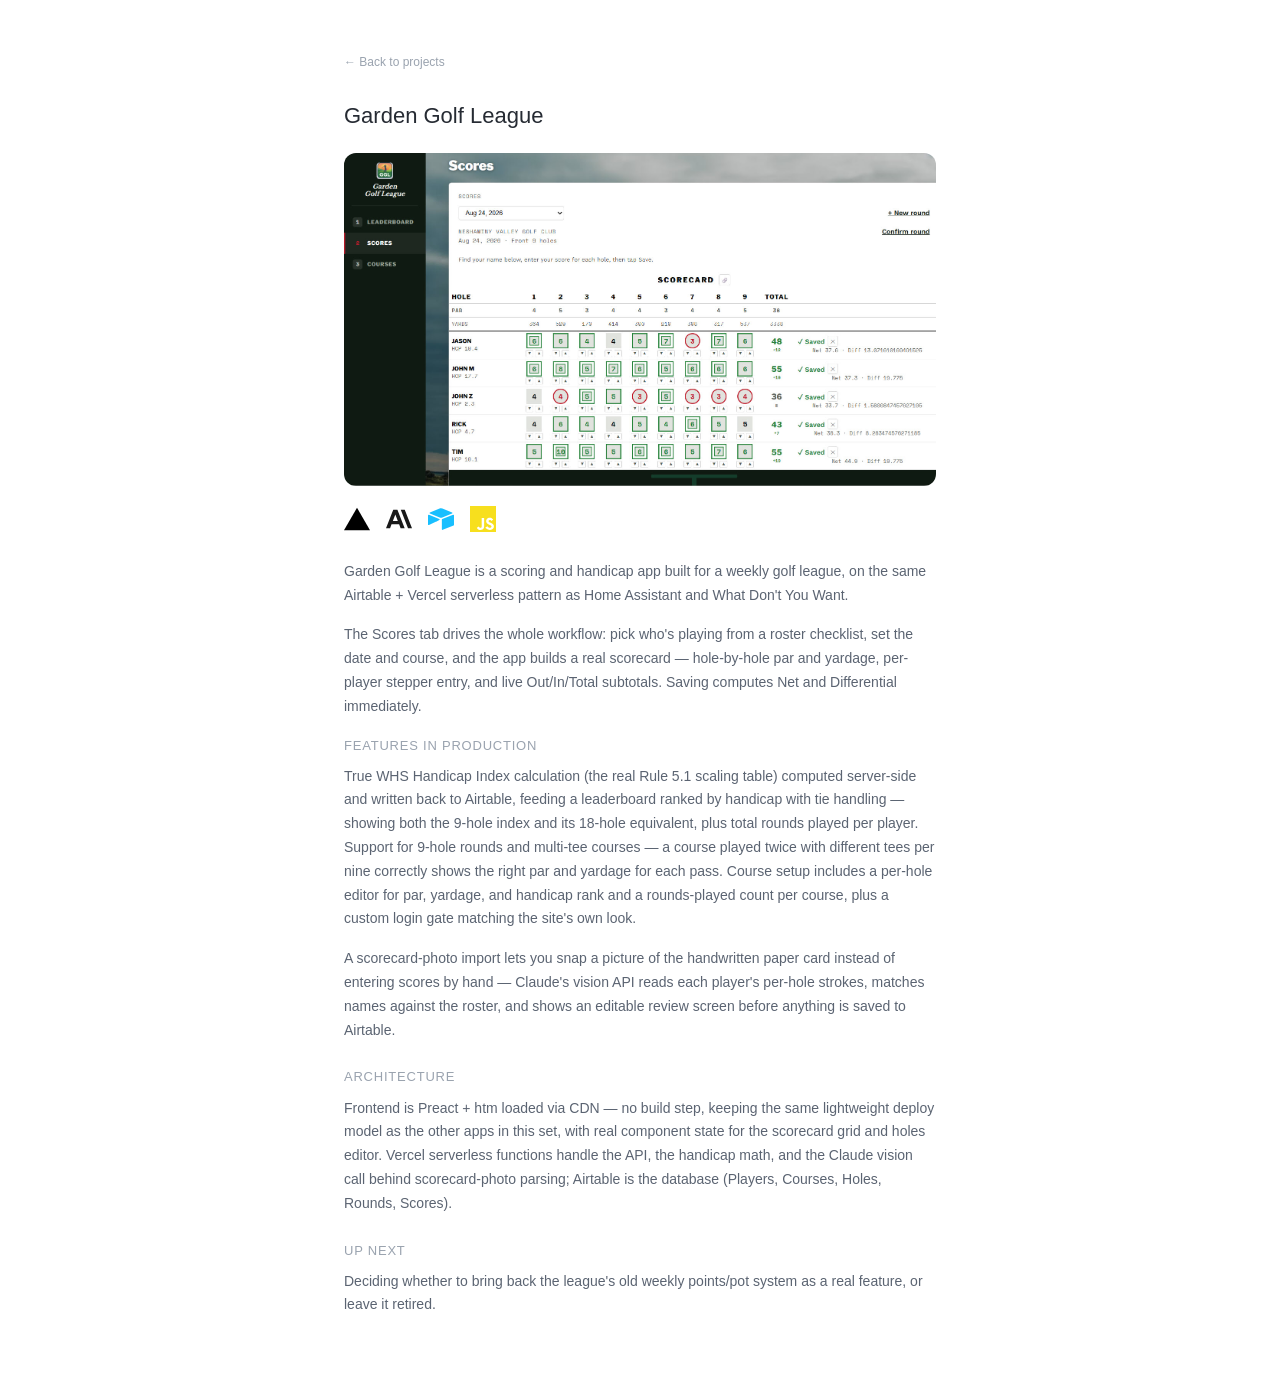
<file: projects/golf-league.html>
<!DOCTYPE html>
<html lang="en">
<head>
<meta charset="UTF-8">
<meta name="viewport" content="width=device-width, initial-scale=1.0">
<title>Garden Golf League — Tim Fagan</title>
<link rel="icon" type="image/svg+xml" href="../assets/favicon.svg">
<link rel="stylesheet" href="../styles.css">
<style>main{max-width:640px;}</style>
</head>
<body>
<main style="margin:0 auto;padding:48px 24px;">
  <a href="../index.html#projects" style="font-size:12px;color:var(--text-muted);text-decoration:none;">← Back to projects</a>
  <h1 style="margin-top:24px;">Garden Golf League</h1>

  <!-- TODO: drop a looping demo clip at ../assets/videos/golf-league-demo.mp4 (and .webm if you have it),
       then swap this img for:
       <video class="project-video" autoplay muted loop playsinline poster="../assets/mockups/golf-league-mockup.jpg">
         <source src="../assets/videos/golf-league-demo.webm" type="video/webm">
         <source src="../assets/videos/golf-league-demo.mp4" type="video/mp4">
       </video> -->
  <img class="project-video" src="../assets/mockups/golf-league-mockup.jpg" alt="Garden Golf League scorecard screen" style="object-fit:cover; object-position:left top;">

  <div class="project-stack">
    <img src="../assets/icons/vercel.svg" alt="" title="Vercel">
    <img src="../assets/icons/anthropic.svg" alt="" title="Anthropic Claude">
    <img src="../assets/icons/airtable.svg" alt="" title="Airtable">
    <img src="../assets/icons/javascript.svg" alt="" title="JavaScript">
  </div>

  <div class="project-body">
    <p>Garden Golf League is a scoring and handicap app built for a weekly golf league, on the same Airtable + Vercel serverless pattern as Home Assistant and What Don't You Want.</p>
    <p>The Scores tab drives the whole workflow: pick who's playing from a roster checklist, set the date and course, and the app builds a real scorecard — hole-by-hole par and yardage, per-player stepper entry, and live Out/In/Total subtotals. Saving computes Net and Differential immediately.</p>

    <h3>Features in production</h3>
    <p>True WHS Handicap Index calculation (the real Rule 5.1 scaling table) computed server-side and written back to Airtable, feeding a leaderboard ranked by handicap with tie handling — showing both the 9-hole index and its 18-hole equivalent, plus total rounds played per player. Support for 9-hole rounds and multi-tee courses — a course played twice with different tees per nine correctly shows the right par and yardage for each pass. Course setup includes a per-hole editor for par, yardage, and handicap rank and a rounds-played count per course, plus a custom login gate matching the site's own look.</p>
    <p>A scorecard-photo import lets you snap a picture of the handwritten paper card instead of entering scores by hand — Claude's vision API reads each player's per-hole strokes, matches names against the roster, and shows an editable review screen before anything is saved to Airtable.</p>

    <h3>Architecture</h3>
    <p>Frontend is Preact + htm loaded via CDN — no build step, keeping the same lightweight deploy model as the other apps in this set, with real component state for the scorecard grid and holes editor. Vercel serverless functions handle the API, the handicap math, and the Claude vision call behind scorecard-photo parsing; Airtable is the database (Players, Courses, Holes, Rounds, Scores).</p>

    <h3>Up next</h3>
    <p>Deciding whether to bring back the league's old weekly points/pot system as a real feature, or leave it retired.</p>
  </div>
</main>
</body>
</html>
</file>
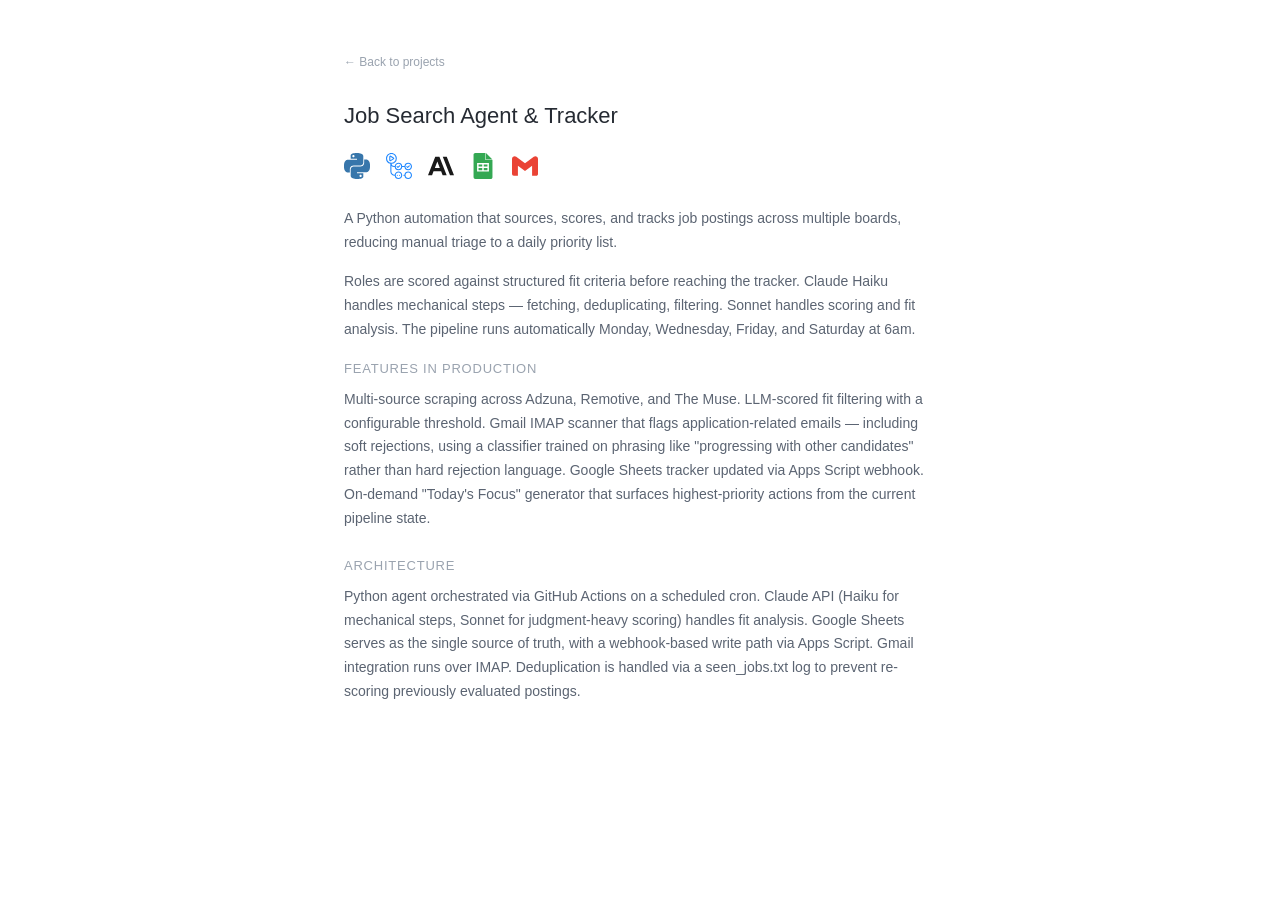
<file: projects/job-search-agent.html>
<!DOCTYPE html>
<html lang="en">
<head>
<meta charset="UTF-8">
<meta name="viewport" content="width=device-width, initial-scale=1.0">
<title>Job Search Agent & Tracker — Tim Fagan</title>
<link rel="icon" type="image/svg+xml" href="../assets/favicon.svg">
<link rel="stylesheet" href="../styles.css">
<style>main{max-width:640px;}</style>
</head>
<body>
<main style="margin:0 auto;padding:48px 24px;">
  <a href="../index.html#projects" style="font-size:12px;color:var(--text-muted);text-decoration:none;">← Back to projects</a>
  <h1 style="margin-top:24px;">Job Search Agent & Tracker</h1>

  <!-- TODO: drop a looping demo clip at ../assets/videos/job-search-agent-demo.mp4 (and .webm if you have it),
       then swap this div for:
       <video class="project-video" autoplay muted loop playsinline poster="../assets/mockups/job-search-agent-mockup.svg">
         <source src="../assets/videos/job-search-agent-demo.webm" type="video/webm">
         <source src="../assets/videos/job-search-agent-demo.mp4" type="video/mp4">
       </video> -->
 

  <div class="project-stack">
    <img src="../assets/icons/python.svg" alt="" title="Python">
    <img src="../assets/icons/githubactions.svg" alt="" title="GitHub Actions">
    <img src="../assets/icons/anthropic.svg" alt="" title="Anthropic Claude">
    <img src="../assets/icons/googlesheets.svg" alt="" title="Google Sheets">
    <img src="../assets/icons/gmail.svg" alt="" title="Gmail">
  </div>

  <div class="project-body">
    <p>A Python automation that sources, scores, and tracks job postings across multiple boards, reducing manual triage to a daily priority list.</p>
    <p>Roles are scored against structured fit criteria before reaching the tracker. Claude Haiku handles mechanical steps — fetching, deduplicating, filtering. Sonnet handles scoring and fit analysis. The pipeline runs automatically Monday, Wednesday, Friday, and Saturday at 6am.</p>

    <h3>Features in production</h3>
    <p>Multi-source scraping across Adzuna, Remotive, and The Muse. LLM-scored fit filtering with a configurable threshold. Gmail IMAP scanner that flags application-related emails — including soft rejections, using a classifier trained on phrasing like "progressing with other candidates" rather than hard rejection language. Google Sheets tracker updated via Apps Script webhook. On-demand "Today's Focus" generator that surfaces highest-priority actions from the current pipeline state.</p>

    <h3>Architecture</h3>
    <p>Python agent orchestrated via GitHub Actions on a scheduled cron. Claude API (Haiku for mechanical steps, Sonnet for judgment-heavy scoring) handles fit analysis. Google Sheets serves as the single source of truth, with a webhook-based write path via Apps Script. Gmail integration runs over IMAP. Deduplication is handled via a seen_jobs.txt log to prevent re-scoring previously evaluated postings.</p>
  </div>
</main>
</body>
</html>
</file>
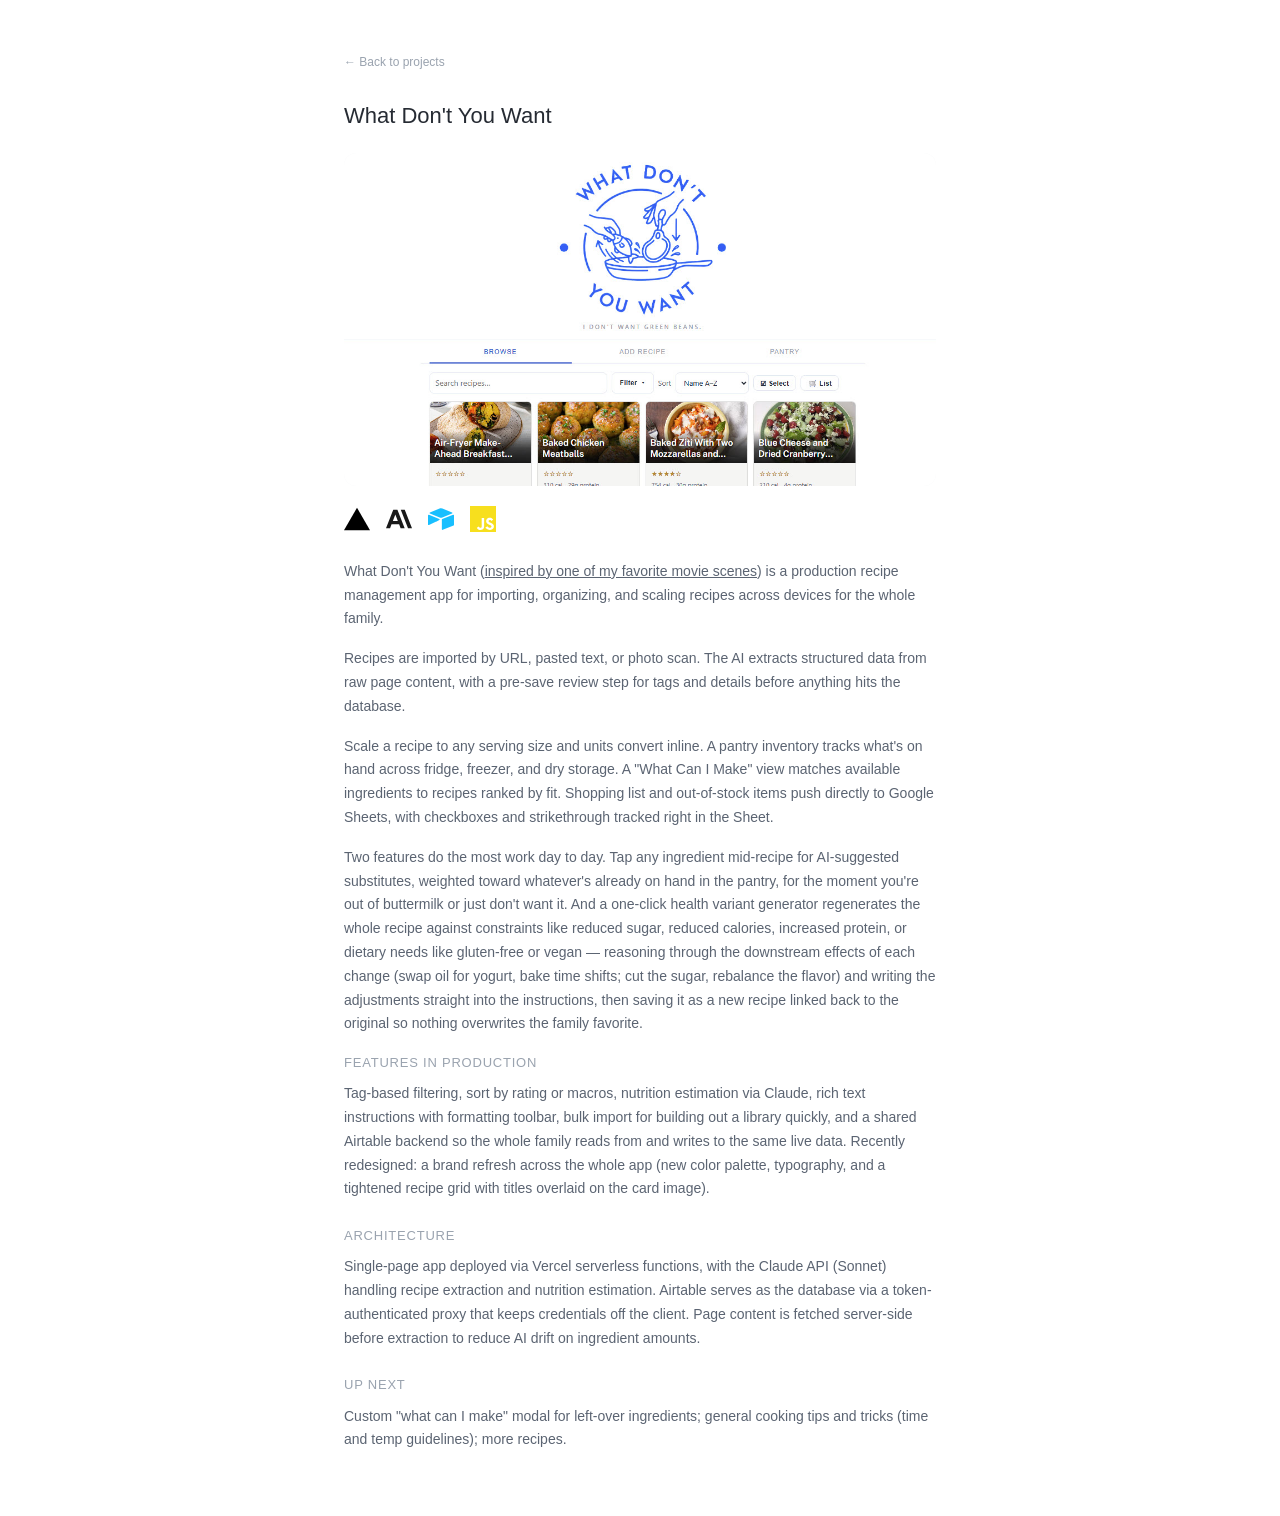
<file: projects/recipe-box.html>
<!DOCTYPE html>
<html lang="en">
<head>
<meta charset="UTF-8">
<meta name="viewport" content="width=device-width, initial-scale=1.0">
<title>What Don't You Want — Tim Fagan</title>
<link rel="icon" type="image/svg+xml" href="../assets/favicon.svg">
<link rel="stylesheet" href="../styles.css">
<style>main{max-width:640px;}</style>
</head>
<body>
<main style="margin:0 auto;padding:48px 24px;">
  <a href="../index.html#projects" style="font-size:12px;color:var(--text-muted);text-decoration:none;">← Back to projects</a>
  <h1 style="margin-top:24px;">What Don't You Want</h1>

  <!-- TODO: drop a looping demo clip at ../assets/videos/recipe-box-demo.mp4 (and .webm if you have it),
       then swap this img for:
       <video class="project-video" autoplay muted loop playsinline poster="../assets/mockups/recipe-box-mockup.jpg">
         <source src="../assets/videos/recipe-box-demo.webm" type="video/webm">
         <source src="../assets/videos/recipe-box-demo.mp4" type="video/mp4">
       </video> -->
  <img class="project-video" src="../assets/mockups/recipe-box-mockup.jpg" alt="What Don't You Want browse screen" style="object-fit:cover; object-position:top;">

  <div class="project-stack">
    <img src="../assets/icons/vercel.svg" alt="" title="Vercel">
    <img src="../assets/icons/anthropic.svg" alt="" title="Anthropic Claude">
    <img src="../assets/icons/airtable.svg" alt="" title="Airtable">
    <img src="../assets/icons/javascript.svg" alt="" title="JavaScript">
  </div>

  <div class="project-body">
    <p>What Don't You Want (<a href="https://youtu.be/p-FX_7SFSsM?si=jWTfK1S-SRuTPZ-c" target="_blank" rel="noopener noreferrer">inspired by one of my favorite movie scenes</a>) is a production recipe management app for importing, organizing, and scaling recipes across devices for the whole family.</p>
    <p>Recipes are imported by URL, pasted text, or photo scan. The AI extracts structured data from raw page content, with a pre-save review step for tags and details before anything hits the database.</p>
    <p>Scale a recipe to any serving size and units convert inline. A pantry inventory tracks what's on hand across fridge, freezer, and dry storage. A "What Can I Make" view matches available ingredients to recipes ranked by fit. Shopping list and out-of-stock items push directly to Google Sheets, with checkboxes and strikethrough tracked right in the Sheet.</p>

    <p>Two features do the most work day to day. Tap any ingredient mid-recipe for AI-suggested substitutes, weighted toward whatever's already on hand in the pantry, for the moment you're out of buttermilk or just don't want it. And a one-click health variant generator regenerates the whole recipe against constraints like reduced sugar, reduced calories, increased protein, or dietary needs like gluten-free or vegan — reasoning through the downstream effects of each change (swap oil for yogurt, bake time shifts; cut the sugar, rebalance the flavor) and writing the adjustments straight into the instructions, then saving it as a new recipe linked back to the original so nothing overwrites the family favorite.</p>

    <h3>Features in production</h3>
    <p>Tag-based filtering, sort by rating or macros, nutrition estimation via Claude, rich text instructions with formatting toolbar, bulk import for building out a library quickly, and a shared Airtable backend so the whole family reads from and writes to the same live data. Recently redesigned: a brand refresh across the whole app (new color palette, typography, and a tightened recipe grid with titles overlaid on the card image).</p>

    <h3>Architecture</h3>
    <p>Single-page app deployed via Vercel serverless functions, with the Claude API (Sonnet) handling recipe extraction and nutrition estimation. Airtable serves as the database via a token-authenticated proxy that keeps credentials off the client. Page content is fetched server-side before extraction to reduce AI drift on ingredient amounts.</p>

    <h3>Up next</h3>
    <p>Custom "what can I make" modal for left-over ingredients; general cooking tips and tricks (time and temp guidelines); more recipes.</p>
  </div>
</main>
</body>
</html>
</file>
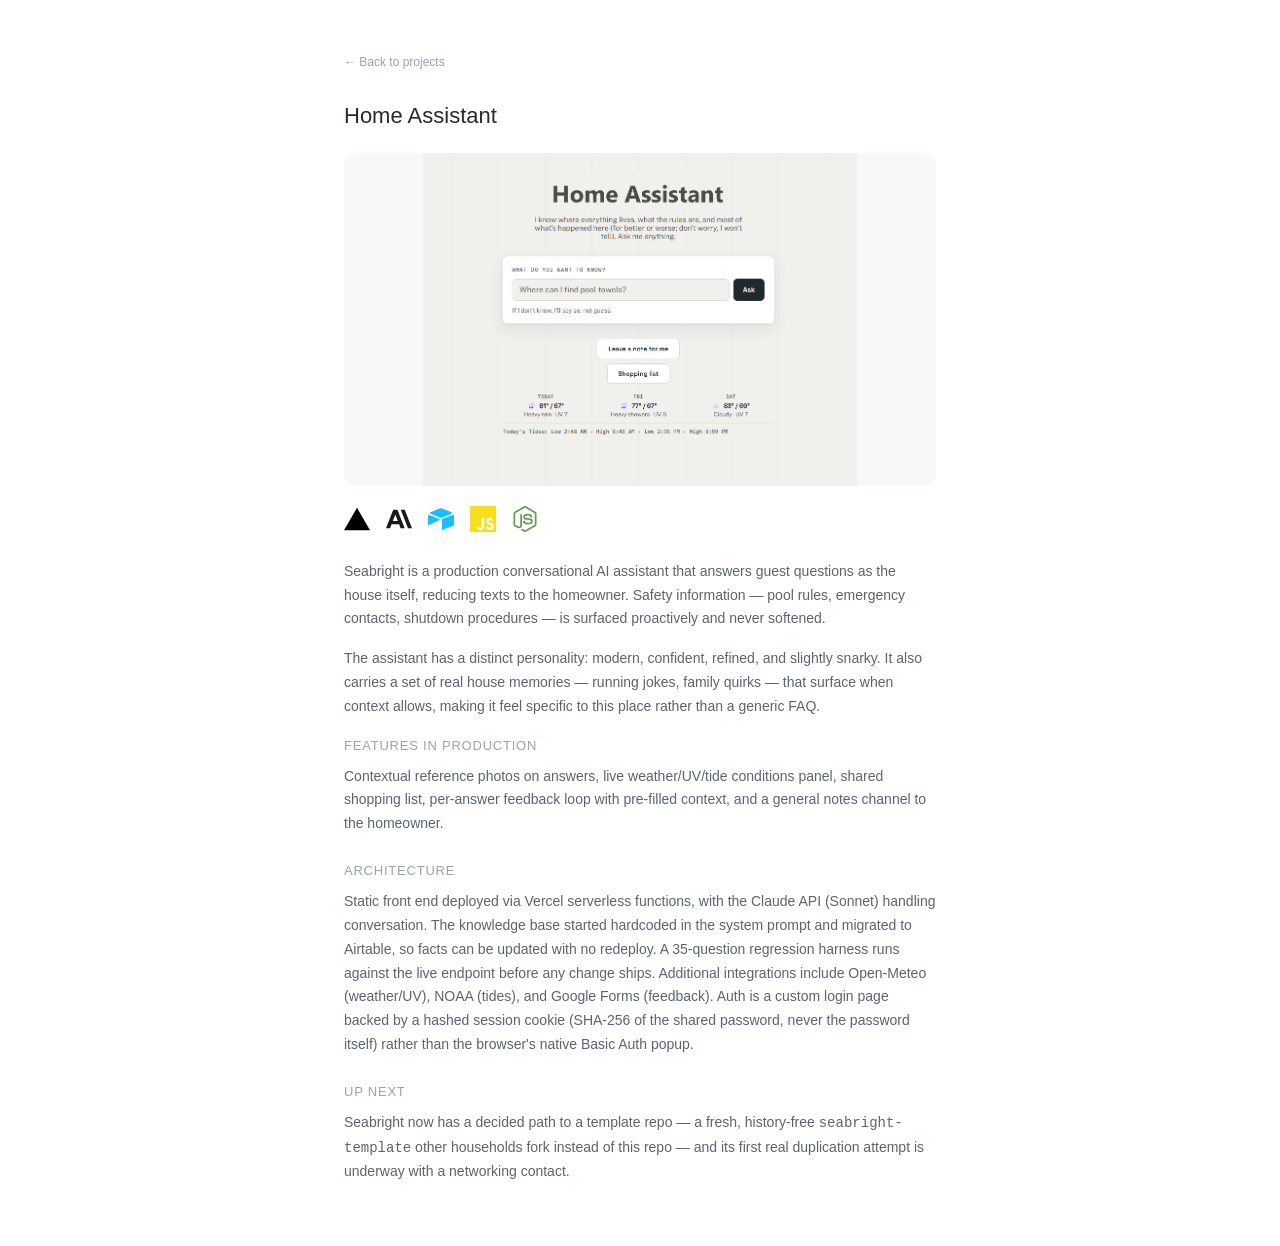
<file: projects/seabright.html>
<!DOCTYPE html>
<html lang="en">
<head>
<meta charset="UTF-8">
<meta name="viewport" content="width=device-width, initial-scale=1.0">
<title>Home Assistant — Tim Fagan</title>
<link rel="icon" type="image/svg+xml" href="../assets/favicon.svg">
<link rel="stylesheet" href="../styles.css">
<style>main{max-width:640px;}</style>
</head>
<body>
<main style="margin:0 auto;padding:48px 24px;">
  <a href="../index.html#projects" style="font-size:12px;color:var(--text-muted);text-decoration:none;">← Back to projects</a>
  <h1 style="margin-top:24px;">Home Assistant</h1>

  <video class="project-video" autoplay muted loop playsinline poster="../assets/mockups/home_assistant_image.png">
    <source src="../assets/videos/seabright-demo.mp4" type="video/mp4">
  </video>

  <div class="project-stack">
    <img src="../assets/icons/vercel.svg" alt="" title="Vercel">
    <img src="../assets/icons/anthropic.svg" alt="" title="Anthropic Claude">
    <img src="../assets/icons/airtable.svg" alt="" title="Airtable">
    <img src="../assets/icons/javascript.svg" alt="" title="JavaScript">
    <img src="../assets/icons/nodedotjs.svg" alt="" title="Node.js">
  </div>

  <div class="project-body">
    <p>Seabright is a production conversational AI assistant that answers guest questions as the house itself, reducing texts to the homeowner. Safety information — pool rules, emergency contacts, shutdown procedures — is surfaced proactively and never softened.</p>
    <p>The assistant has a distinct personality: modern, confident, refined, and slightly snarky. It also carries a set of real house memories — running jokes, family quirks — that surface when context allows, making it feel specific to this place rather than a generic FAQ.</p>

    <h3>Features in production</h3>
    <p>Contextual reference photos on answers, live weather/UV/tide conditions panel, shared shopping list, per-answer feedback loop with pre-filled context, and a general notes channel to the homeowner.</p>

    <h3>Architecture</h3>
    <p>Static front end deployed via Vercel serverless functions, with the Claude API (Sonnet) handling conversation. The knowledge base started hardcoded in the system prompt and migrated to Airtable, so facts can be updated with no redeploy. A 35-question regression harness runs against the live endpoint before any change ships. Additional integrations include Open-Meteo (weather/UV), NOAA (tides), and Google Forms (feedback). Auth is a custom login page backed by a hashed session cookie (SHA-256 of the shared password, never the password itself) rather than the browser's native Basic Auth popup.</p>

    <h3>Up next</h3>
    <p>Seabright now has a decided path to a template repo — a fresh, history-free <code>seabright-template</code> other households fork instead of this repo — and its first real duplication attempt is underway with a networking contact.</p>
  </div>
</main>
</body>
</html>
</file>
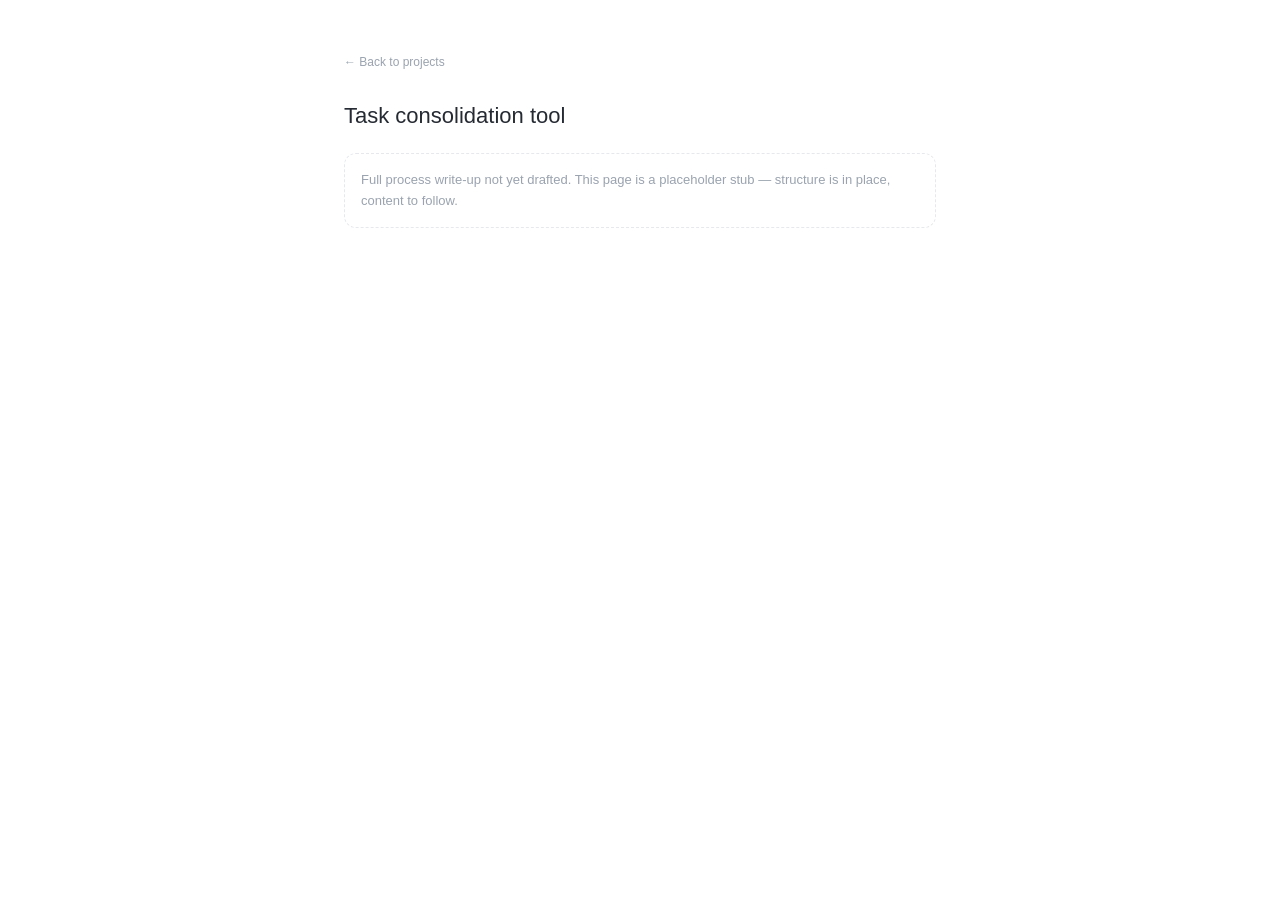
<file: projects/task-consolidator.html>
<!DOCTYPE html>
<html lang="en">
<head>
<meta charset="UTF-8">
<meta name="viewport" content="width=device-width, initial-scale=1.0">
<title>Task consolidation tool — Tim Fagan</title>
<link rel="icon" type="image/svg+xml" href="../assets/favicon.svg">
<link rel="stylesheet" href="../styles.css">
<style>main{max-width:640px;}</style>
</head>
<body>
<main style="margin:0 auto;padding:48px 24px;">
  <a href="../index.html#projects" style="font-size:12px;color:var(--text-muted);text-decoration:none;">← Back to projects</a>
  <h1 style="margin-top:24px;">Task consolidation tool</h1>
  <div class="placeholder-note" style="margin-top:20px;">Full process write-up not yet drafted. This page is a placeholder stub — structure is in place, content to follow.</div>
</main>
</body>
</html>
</file>
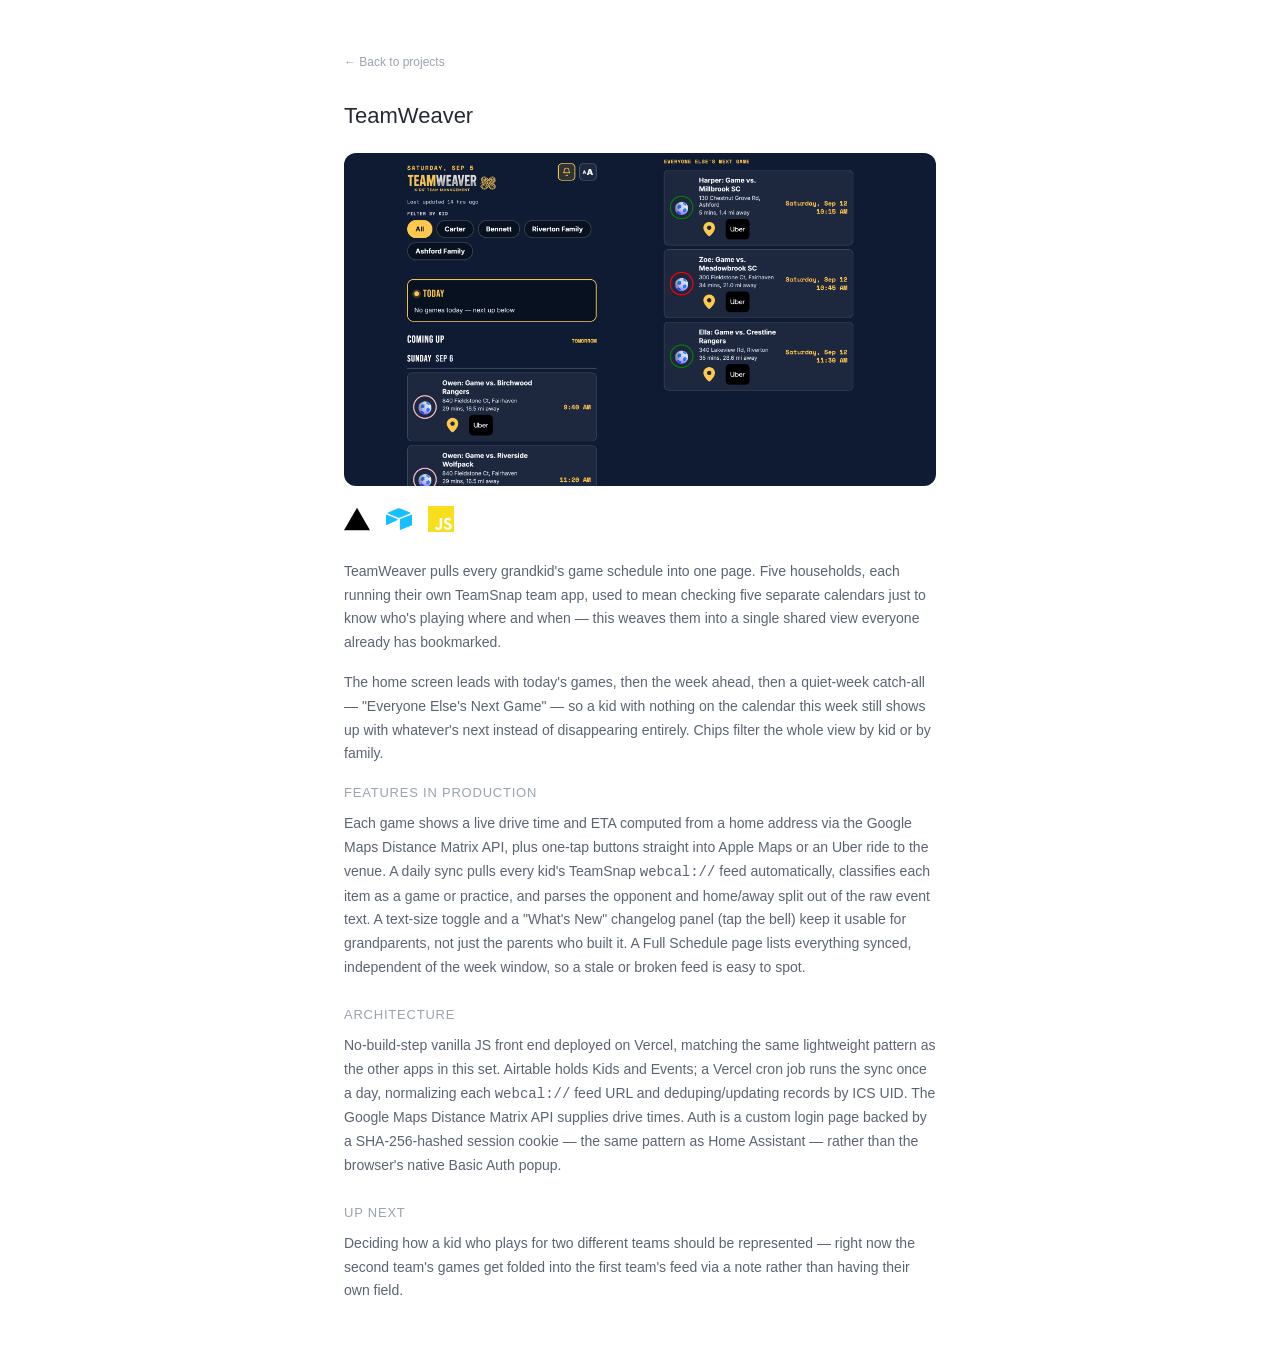
<file: projects/teamweaver.html>
<!DOCTYPE html>
<html lang="en">
<head>
<meta charset="UTF-8">
<meta name="viewport" content="width=device-width, initial-scale=1.0">
<title>TeamWeaver — Tim Fagan</title>
<link rel="icon" type="image/svg+xml" href="../assets/favicon.svg">
<link rel="stylesheet" href="../styles.css">
<style>main{max-width:640px;}</style>
</head>
<body>
<main style="margin:0 auto;padding:48px 24px;">
  <a href="../index.html#projects" style="font-size:12px;color:var(--text-muted);text-decoration:none;">← Back to projects</a>
  <h1 style="margin-top:24px;">TeamWeaver</h1>

  <!-- TODO: drop a looping demo clip at ../assets/videos/teamweaver-demo.mp4 (and .webm if you have it),
       then swap this img for:
       <video class="project-video" autoplay muted loop playsinline poster="../assets/mockups/teamweaver-mockup.png">
         <source src="../assets/videos/teamweaver-demo.webm" type="video/webm">
         <source src="../assets/videos/teamweaver-demo.mp4" type="video/mp4">
       </video> -->
  <img class="project-video" src="../assets/mockups/teamweaver-mockup.png" alt="TeamWeaver schedule screen" style="object-fit:cover; object-position:top;">

  <div class="project-stack">
    <img src="../assets/icons/vercel.svg" alt="" title="Vercel">
    <img src="../assets/icons/airtable.svg" alt="" title="Airtable">
    <img src="../assets/icons/javascript.svg" alt="" title="JavaScript">
  </div>

  <div class="project-body">
    <p>TeamWeaver pulls every grandkid's game schedule into one page. Five households, each running their own TeamSnap team app, used to mean checking five separate calendars just to know who's playing where and when — this weaves them into a single shared view everyone already has bookmarked.</p>
    <p>The home screen leads with today's games, then the week ahead, then a quiet-week catch-all — "Everyone Else's Next Game" — so a kid with nothing on the calendar this week still shows up with whatever's next instead of disappearing entirely. Chips filter the whole view by kid or by family.</p>

    <h3>Features in production</h3>
    <p>Each game shows a live drive time and ETA computed from a home address via the Google Maps Distance Matrix API, plus one-tap buttons straight into Apple Maps or an Uber ride to the venue. A daily sync pulls every kid's TeamSnap <code>webcal://</code> feed automatically, classifies each item as a game or practice, and parses the opponent and home/away split out of the raw event text. A text-size toggle and a "What's New" changelog panel (tap the bell) keep it usable for grandparents, not just the parents who built it. A Full Schedule page lists everything synced, independent of the week window, so a stale or broken feed is easy to spot.</p>

    <h3>Architecture</h3>
    <p>No-build-step vanilla JS front end deployed on Vercel, matching the same lightweight pattern as the other apps in this set. Airtable holds Kids and Events; a Vercel cron job runs the sync once a day, normalizing each <code>webcal://</code> feed URL and deduping/updating records by ICS UID. The Google Maps Distance Matrix API supplies drive times. Auth is a custom login page backed by a SHA-256-hashed session cookie — the same pattern as Home Assistant — rather than the browser's native Basic Auth popup.</p>

    <h3>Up next</h3>
    <p>Deciding how a kid who plays for two different teams should be represented — right now the second team's games get folded into the first team's feed via a note rather than having their own field.</p>
  </div>
</main>
</body>
</html>
</file>
<file: styles.css>
:root {
  --bg: #ffffff;
  --surface: #f7f8fa;
  --border: #e6e8ec;
  --text-primary: #262b33;
  --text-secondary: #5b6472;
  --text-muted: #9aa3af;
  --radius: 12px;
  --max-width: 720px;
  --rail-width: 230px;
  --content-max-width: 1200px;
  --font-mono: "SFMono-Regular", Consolas, "Liberation Mono", Menlo, monospace;
}

* { box-sizing: border-box; }

body {
  margin: 0;
  font-family: -apple-system, BlinkMacSystemFont, "Segoe UI", Helvetica, Arial, sans-serif;
  color: var(--text-primary);
  background: var(--bg);
  line-height: 1.6;
}

a { color: inherit; }

.eyebrow {
  font-size: 16px;
  letter-spacing: 0.08em;
  text-transform: uppercase;
  color: var(--text-muted);
  margin: 0 0 8px;
}

/* ---------- left rail nav ---------- */
#rail {
  position: fixed;
  top: 0;
  left: 0;
  width: var(--rail-width);
  height: 100vh;
  padding: 40px 0 0 32px;
  border-right: 0.5px solid var(--border);
}

#rail .navitem {
  display: block;
  font-size: 19px;
  letter-spacing: 0.04em;
  text-transform: uppercase;
  color: var(--text-muted);
  text-decoration: none;
  padding: 8px 0 8px 12px;
  border-left: 2px solid transparent;
  transition: color 0.15s, border-color 0.15s;
}

#rail .navitem:hover { color: var(--text-secondary); }
#rail .navitem.active { color: var(--text-primary); border-left-color: var(--text-primary); }

/* ---------- page layout ---------- */
main {
  margin-left: var(--rail-width);
  max-width: var(--content-max-width);
  padding: 48px 48px 96px;
}

section {
  max-width: var(--max-width);
  margin: 0 auto;
  padding: 64px 0;
  border-top: 0.5px solid var(--border);
}

section:first-of-type { border-top: none; padding-top: 24px; }

/* Projects section hosts the wide floating-card strip, so it isn't capped to the narrow reading column.
   Its heading is wrapped separately so it still aligns with every other section's text column. */
#projects { max-width: none; }
.section-heading { max-width: var(--max-width); margin: 0 auto; }

h1 { font-size: 22px; font-weight: 500; margin: 0 0 4px; }
h2 { font-size: 18px; font-weight: 500; margin: 0 0 12px; }
.role { font-size: 14px; color: var(--text-secondary); margin: 0 0 20px; }

/* ---------- meta bar (clock + weather) ---------- */
#meta-bar {
  display: flex;
  justify-content: space-between;
  max-width: var(--max-width);
  margin: 0 auto 32px;
  font-family: var(--font-mono);
  font-size: 14px;
  letter-spacing: 0.02em;
  color: var(--text-muted);
}

/* ---------- intro ---------- */
#photo {
  width: 184px;
  height: 184px;
  border-radius: 50%;
  background: var(--surface);
  border: 0.5px solid var(--border);
  margin-bottom: 20px;
  overflow: hidden;
}

#photo img {
  width: 100%;
  height: 100%;
  object-fit: cover;
}

/* ---------- dotted transition strip ---------- */
.project-carousel {
  display: flex;
  align-items: center;
  gap: 12px;
  max-width: 1100px;
  /* Left edge lines up with the heading's text column instead of centering independently;
     it's still free to extend wider to the right. */
  margin: 8px 0 32px max(0px, calc((100% - var(--max-width)) / 2));
}

.dotted-strip {
  height: 420px;
  flex: 1;
  min-width: 0;
  border-radius: var(--radius);
  position: relative;
  overflow-x: auto;
  overflow-y: hidden;
  scrollbar-width: none;
}

.dotted-strip::-webkit-scrollbar { display: none; }

.strip-track {
  position: relative;
  height: 100%;
  width: 1130px;
  background-image: radial-gradient(var(--border) 1px, transparent 1px);
  background-size: 14px 14px;
}

.floating-card {
  position: absolute;
  width: 320px;
  aspect-ratio: 380 / 250;
  background: var(--bg);
  border: 0.5px solid var(--border);
  border-radius: 10px;
  overflow: hidden;
  box-shadow: 0 10px 24px rgba(18, 20, 26, 0.08);
  cursor: pointer;
  transform: rotate(var(--rot, 0deg));
  transition: transform 0.15s ease, box-shadow 0.15s ease;
  will-change: transform;
  backface-visibility: hidden;
}

.floating-card:hover,
.floating-card:focus-visible {
  transform: translateY(-4px) scale(1.02) rotate(var(--rot, 0deg));
  box-shadow: 0 14px 30px rgba(18, 20, 26, 0.14);
  outline: none;
}

.floating-card img {
  width: 100%;
  height: 100%;
  object-fit: cover;
  display: block;
}

.floating-card.coming-soon {
  cursor: default;
  background: #1b1e24;
  display: flex;
  align-items: center;
  justify-content: center;
}

.floating-card.coming-soon:hover,
.floating-card.coming-soon:focus-visible {
  transform: rotate(var(--rot, 0deg));
  box-shadow: 0 10px 24px rgba(18, 20, 26, 0.08);
}

.floating-card.coming-soon span {
  color: #ffffff;
  font-size: 15px;
  letter-spacing: 0.04em;
  opacity: 0.75;
}

/* ---------- lightbox ---------- */
.lightbox {
  position: fixed;
  inset: 0;
  z-index: 100;
  display: flex;
  align-items: center;
  justify-content: center;
  padding: 24px;
}

.lightbox[hidden] { display: none; }

.lightbox-backdrop {
  position: absolute;
  inset: 0;
  background: rgba(18, 20, 26, 0.55);
}

.lightbox-content {
  position: relative;
  background: var(--bg);
  border-radius: var(--radius);
  max-width: 640px;
  width: 100%;
  max-height: 90vh;
  overflow-y: auto;
  box-shadow: 0 20px 60px rgba(18, 20, 26, 0.25);
}

.lightbox-image {
  display: block;
  width: 100%;
  max-height: 420px;
  object-fit: contain;
  border-radius: var(--radius) var(--radius) 0 0;
  background: var(--surface);
}

.lightbox-body { padding: 24px; }
.lightbox-title { font-size: 16px; font-weight: 500; margin: 0 0 10px; }
.lightbox-desc { font-size: 13px; color: var(--text-secondary); margin: 0 0 14px; }

.lightbox-close {
  position: absolute;
  top: 12px;
  right: 12px;
  width: 32px;
  height: 32px;
  border-radius: 50%;
  border: none;
  background: var(--bg);
  color: var(--text-primary);
  font-size: 18px;
  line-height: 1;
  cursor: pointer;
  box-shadow: 0 2px 8px rgba(18, 20, 26, 0.15);
}

.learn-more {
  display: inline-block;
  margin-top: 10px;
  font-size: 12px;
  text-decoration: none;
  color: var(--text-primary);
  border-bottom: 1px solid var(--text-muted);
}

/* ---------- experience ---------- */
.exp-row { display: flex; gap: 20px; margin-bottom: 24px; }
.exp-row .years { flex: none; width: 90px; font-size: 12px; color: var(--text-muted); padding-top: 2px; }
.exp-row .role-title { font-size: 14px; font-weight: 500; margin: 0 0 4px; }
.exp-row .role-desc { font-size: 13px; color: var(--text-secondary); margin: 0; }

.resume-link {
  display: inline-block;
  margin: 8px 0 28px;
  font-size: 13px;
  text-decoration: none;
  border-bottom: 1px solid var(--text-muted);
}

.exp-more { margin: -4px 0 20px; }
.exp-more-body { padding-top: 20px; }
.exp-more-body .exp-row:last-child { margin-bottom: 0; }

.exp-toggle {
  cursor: pointer;
  display: inline-flex;
  align-items: center;
  gap: 6px;
  font-size: 13px;
  color: var(--text-primary);
  border-bottom: 1px solid var(--text-muted);
  list-style: none;
}

.exp-toggle::-webkit-details-marker { display: none; }

.exp-toggle::after {
  content: "\25BE";
  font-size: 10px;
  color: var(--text-muted);
  transition: transform 0.15s ease;
}

.exp-more[open] > .exp-toggle::after { transform: rotate(180deg); }

.exp-toggle .see-less { display: none; }
.exp-more[open] > .exp-toggle .see-more { display: none; }
.exp-more[open] > .exp-toggle .see-less { display: inline; }

/* ---------- stack ---------- */
#stack-row { display: flex; flex-wrap: wrap; gap: 20px; align-items: center; }
#stack-row img { width: 28px; height: 28px; }

/* ---------- testimonials ---------- */
.testimonial-carousel {
  display: flex;
  align-items: center;
  gap: 12px;
}

.carousel-arrow {
  flex: none;
  width: 32px;
  height: 32px;
  border-radius: 50%;
  border: 0.5px solid var(--border);
  background: var(--bg);
  color: var(--text-secondary);
  font-size: 16px;
  line-height: 1;
  cursor: pointer;
  transition: color 0.15s, border-color 0.15s;
}

.carousel-arrow:hover { color: var(--text-primary); border-color: var(--text-muted); }

#testimonial-row {
  display: flex;
  gap: 16px;
  overflow-x: auto;
  scroll-snap-type: x mandatory;
  padding-bottom: 4px;
  scrollbar-width: none;
}

#testimonial-row::-webkit-scrollbar { display: none; }

.testimonial-card {
  flex: none;
  width: 280px;
  scroll-snap-align: start;
  border: 0.5px solid var(--border);
  border-radius: var(--radius);
  padding: 18px;
  font-size: 13px;
  color: var(--text-secondary);
}

.testimonial-card .quote { margin: 0 0 14px; }
.testimonial-card .name { font-weight: 500; color: var(--text-primary); margin: 0; }
.testimonial-card .title { font-size: 12px; margin: 2px 0 0; }

.attribution { display: flex; align-items: center; gap: 10px; }

.avatar {
  position: relative;
  flex: none;
  width: 36px;
  height: 36px;
  border-radius: 50%;
  background: var(--surface);
  border: 0.5px solid var(--border);
  overflow: visible;
}

.avatar > img:first-child {
  width: 100%;
  height: 100%;
  border-radius: 50%;
  object-fit: cover;
}

.avatar .badge {
  position: absolute;
  bottom: -2px;
  right: -2px;
  width: 17px;
  height: 17px;
  border-radius: 50%;
  border: 2px solid var(--bg);
  background: #fff;
  object-fit: contain;
  padding: 2px;
  box-sizing: border-box;
}

/* ---------- personal ---------- */
.personal-grid {
  display: grid;
  grid-template-columns: repeat(auto-fit, minmax(220px, 1fr));
  gap: 16px;
}

.personal-card {
  display: block;
  border: 0.5px solid var(--border);
  border-radius: var(--radius);
  overflow: hidden;
  text-decoration: none;
  color: inherit;
  cursor: pointer;
  transition: border-color 0.15s, transform 0.15s;
}

.personal-card:hover, .personal-card:focus-visible {
  border-color: var(--text-muted);
  transform: translateY(-2px);
  outline: none;
}

.personal-media {
  height: 140px;
  background: var(--surface);
}

.personal-media img {
  width: 100%;
  height: 100%;
  object-fit: cover;
  display: block;
}

.placeholder-media {
  display: flex;
  align-items: center;
  justify-content: center;
  font-size: 11px;
  color: var(--text-muted);
  text-align: center;
  padding: 12px;
  background-image: radial-gradient(var(--border) 1px, transparent 1px);
  background-size: 12px 12px;
}

.personal-body { padding: 16px 20px; }
.personal-title { font-size: 14px; font-weight: 500; margin: 0 0 4px; }
.personal-status { font-size: 12px; color: var(--text-muted); margin: 0; }
.personal-desc { font-size: 13px; color: var(--text-secondary); margin: 8px 0 0; }
.personal-card .learn-more { margin-top: 10px; }

/* ---------- placeholder note (still used by project detail stub pages) ---------- */
.placeholder-note {
  font-size: 13px;
  color: var(--text-muted);
  border: 1px dashed var(--border);
  border-radius: var(--radius);
  padding: 16px;
}

/* ---------- project detail write-ups ---------- */
.project-video {
  aspect-ratio: 16 / 9;
  width: 100%;
  border-radius: var(--radius);
  margin: 20px 0 0;
  display: block;
  background: var(--surface, #f7f8fa);
}
.project-video-placeholder {
  aspect-ratio: 16 / 9;
  width: 100%;
  display: flex;
  align-items: center;
  justify-content: center;
  text-align: center;
  padding: 16px;
  margin: 20px 0 0;
  font-size: 13px;
  color: var(--text-muted);
  border: 1px dashed var(--border);
  border-radius: var(--radius);
}

.project-stack { display: flex; flex-wrap: wrap; gap: 16px; align-items: center; margin: 20px 0 28px; }
.project-stack img { width: 26px; height: 26px; }

.project-body { font-size: 14px; line-height: 1.7; color: var(--text-secondary); }
.project-body p { margin: 0 0 16px; }
.project-body h3 {
  font-size: 13px;
  letter-spacing: 0.06em;
  text-transform: uppercase;
  color: var(--text-muted);
  font-weight: 500;
  margin: 24px 0 8px;
}
.project-body h3:first-of-type { margin-top: 0; }

/* ---------- contact ---------- */
.contact-links { display: flex; flex-direction: column; gap: 10px; }
.contact-links a { font-size: 14px; text-decoration: none; }
.contact-links .label { color: var(--text-muted); font-size: 12px; display: block; }

/* ---------- responsive ---------- */
@media (max-width: 720px) {
  #rail {
    position: static;
    width: 100%;
    height: auto;
    display: flex;
    overflow-x: auto;
    padding: 16px 20px;
    border-right: none;
    border-bottom: 0.5px solid var(--border);
  }
  #rail .navitem { padding: 6px 12px; border-left: none; border-bottom: 2px solid transparent; white-space: nowrap; }
  #rail .navitem.active { border-left: none; border-bottom-color: var(--text-primary); }
  main { margin-left: 0; padding: 24px; }
}

@media (prefers-reduced-motion: reduce) {
  * { transition: none !important; animation: none !important; }
}
</file>
